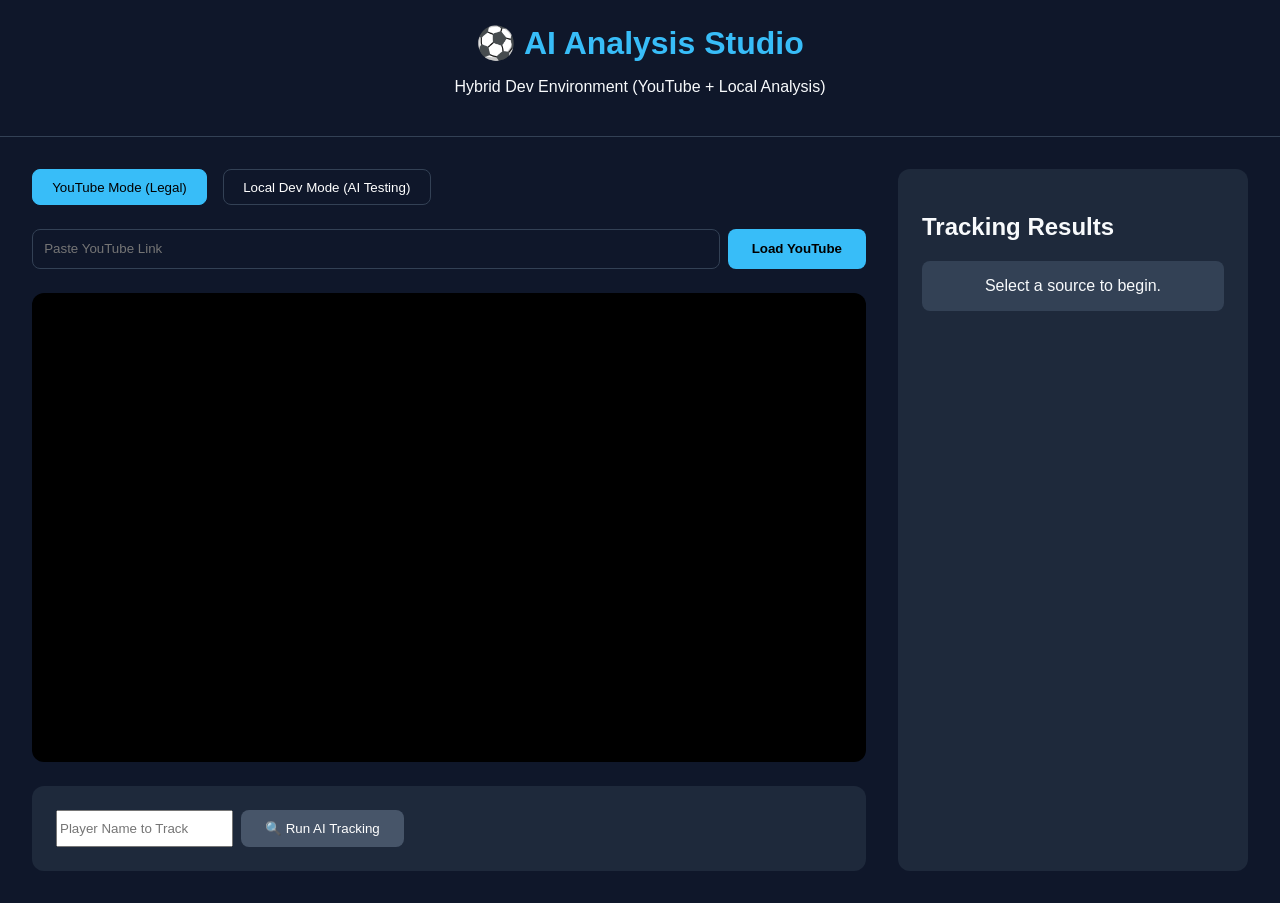
<file: highlights-pro/index.html>
<!DOCTYPE html>
<html lang="en">
<head>
    <meta charset="UTF-8">
    <meta name="viewport" content="width=device-width, initial-scale=1.0">
    <title>Football AI Dev Studio</title>
    <link rel="stylesheet" href="style.css">
</head>
<body>
    <header>
        <div class="logo">⚽ AI Analysis Studio</div>
        <p>Hybrid Dev Environment (YouTube + Local Analysis)</p>
    </header>

    <main class="container">
        <section class="video-section">
            <!-- Source Selector -->
            <div class="source-selector">
                <button id="mode-yt" class="tab-btn active">YouTube Mode (Legal)</button>
                <button id="mode-local" class="tab-btn">Local Dev Mode (AI Testing)</button>
            </div>

            <!-- YouTube Input -->
            <div id="yt-input-area" class="input-group">
                <input type="text" id="youtube-url" placeholder="Paste YouTube Link">
                <button id="load-yt-btn" class="primary-btn">Load YouTube</button>
            </div>

            <!-- Local File Input (Hidden by default) -->
            <div id="local-input-area" class="input-group" style="display: none;">
                <input type="file" id="local-file" accept="video/*">
                <p><small>Use local files to test real frame-by-frame AI analysis.</small></p>
            </div>
            
            <div class="video-container">
                <!-- YouTube Player -->
                <div id="player"></div>
                <!-- Local Video Player (HTML5) -->
                <video id="local-video" style="display: none;" controls></video>
                
                <!-- AI Overlay Canvas (This is where we draw tracking boxes) -->
                <canvas id="ai-canvas"></canvas>
            </div>
            
            <div class="controls-card">
                <div class="player-select">
                    <input type="text" id="target-player" placeholder="Player Name to Track">
                    <button id="scan-btn" class="secondary-btn">🔍 Run AI Tracking</button>
                </div>
            </div>
        </section>

        <aside class="analysis-panel">
            <h2>Tracking Results</h2>
            <div id="analysis-status" class="status-box">Select a source to begin.</div>
            <div id="highlight-list" class="highlight-list"></div>
        </aside>
    </main>

    <script src="https://www.youtube.com/iframe_api"></script>
    <script src="main.js"></script>
</body>
</html>
</file>
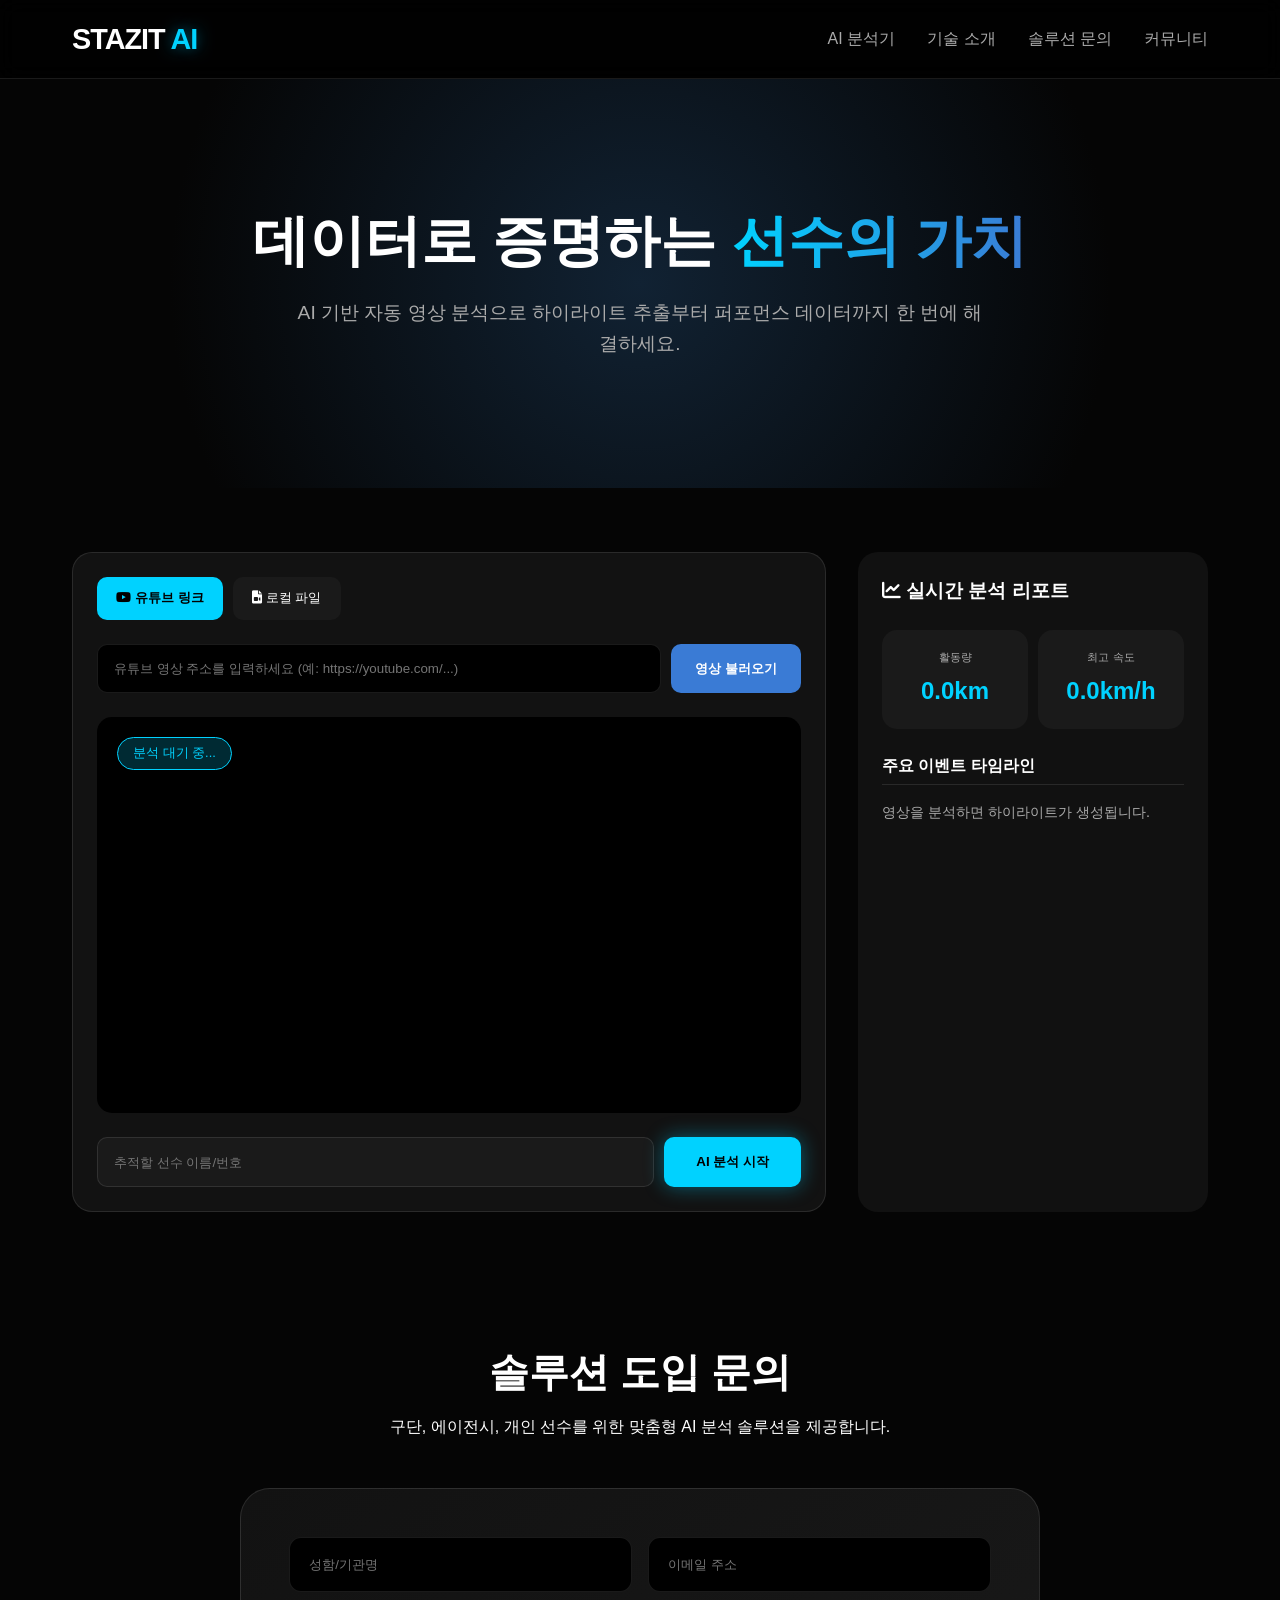
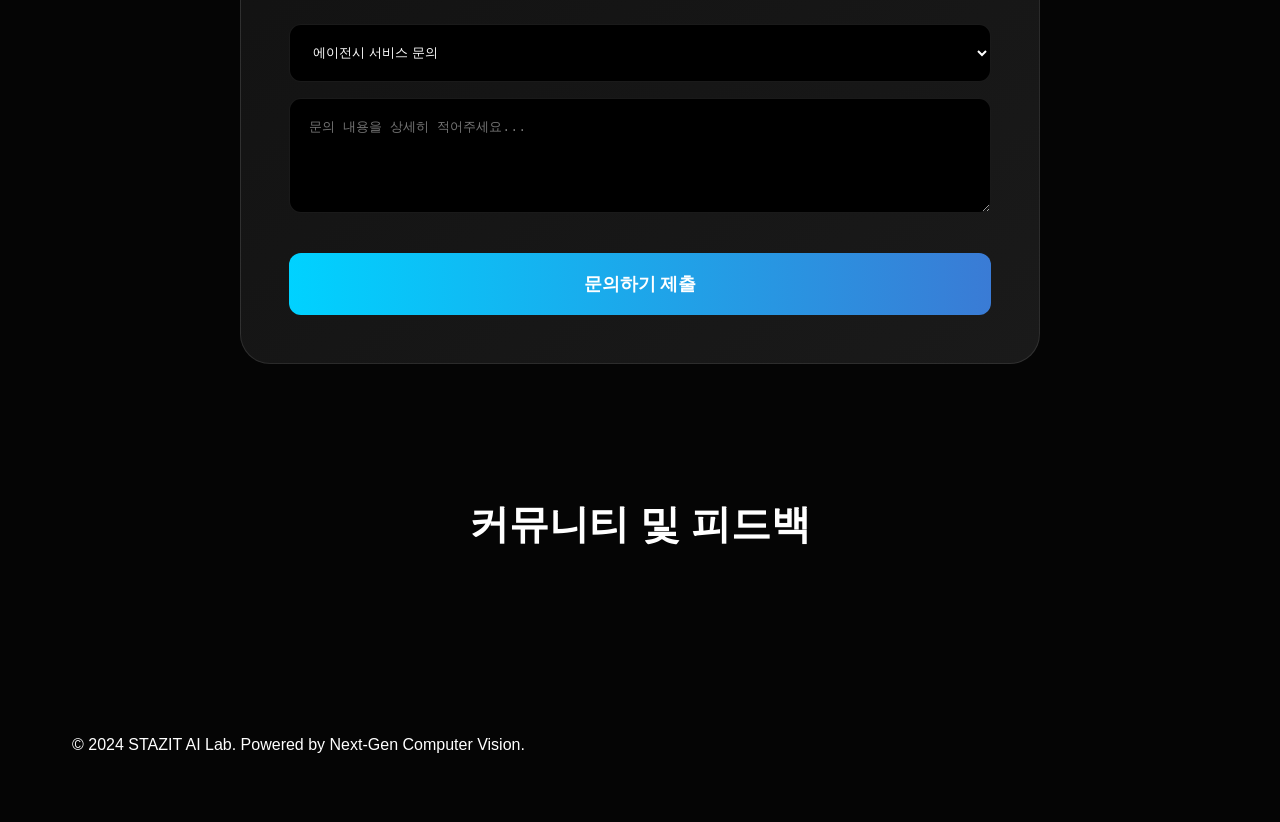
<file: stazit-ai-analysis/index.html>
<!DOCTYPE html>
<html lang="ko">
<head>
    <meta charset="UTF-8">
    <meta name="viewport" content="width=device-width, initial-scale=1.0">
    <title>STAZIT AI | 축구 영상 자동 분석 플랫폼</title>
    <link rel="stylesheet" href="style.css">
    <link rel="stylesheet" href="https://cdnjs.cloudflare.com/ajax/libs/font-awesome/6.0.0/css/all.min.css">
</head>
<body class="dark-theme">
    <header>
        <div class="nav-container">
            <div class="logo">STAZIT <span>AI</span></div>
            <nav>
                <ul>
                    <li><a href="#analyzer">AI 분석기</a></li>
                    <li><a href="#features">기술 소개</a></li>
                    <li><a href="#inquiry">솔루션 문의</a></li>
                    <li><a href="#comments">커뮤니티</a></li>
                </ul>
            </nav>
        </div>
    </header>

    <main>
        <!-- Hero Section -->
        <section id="hero">
            <h1>데이터로 증명하는 <span>선수의 가치</span></h1>
            <p>AI 기반 자동 영상 분석으로 하이라이트 추출부터 퍼포먼스 데이터까지 한 번에 해결하세요.</p>
        </section>

        <!-- AI Analyzer Section -->
        <section id="analyzer" class="container">
            <div class="analyzer-wrapper">
                <div class="video-panel">
                    <div class="source-tabs">
                        <button id="tab-yt" class="active"><i class="fab fa-youtube"></i> 유튜브 링크</button>
                        <button id="tab-local"><i class="fas fa-file-video"></i> 로컬 파일</button>
                    </div>
                    
                    <div class="input-group" id="yt-input">
                        <input type="text" id="yt-url" placeholder="유튜브 영상 주소를 입력하세요 (예: https://youtube.com/...)">
                        <button id="btn-load-yt">영상 불러오기</button>
                    </div>

                    <div class="input-group" id="local-input" style="display: none;">
                        <input type="file" id="video-file" accept="video/*">
                    </div>

                    <div class="screen-container">
                        <div id="player"></div>
                        <video id="local-video" style="display: none;" controls></video>
                        <canvas id="analysis-overlay"></canvas>
                        <div id="status-overlay">분석 대기 중...</div>
                    </div>

                    <div class="analyzer-controls">
                        <input type="text" id="target-name" placeholder="추적할 선수 이름/번호">
                        <button id="btn-analyze" class="pulse-btn">AI 분석 시작</button>
                    </div>
                </div>

                <div class="data-panel">
                    <h3><i class="fas fa-chart-line"></i> 실시간 분석 리포트</h3>
                    <div class="stats-grid">
                        <div class="stat-card">
                            <span class="label">활동량</span>
                            <span class="value" id="stat-distance">0.0km</span>
                        </div>
                        <div class="stat-card">
                            <span class="label">최고 속도</span>
                            <span class="value" id="stat-speed">0.0km/h</span>
                        </div>
                    </div>
                    <div class="event-timeline">
                        <h4>주요 이벤트 타임라인</h4>
                        <div id="event-list" class="list-empty">영상을 분석하면 하이라이트가 생성됩니다.</div>
                    </div>
                </div>
            </div>
        </section>

        <!-- Inquiry Section -->
        <section id="inquiry" class="container">
            <div class="section-header">
                <h2>솔루션 도입 문의</h2>
                <p>구단, 에이전시, 개인 선수를 위한 맞춤형 AI 분석 솔루션을 제공합니다.</p>
            </div>
            <div class="contact-card">
                <form action="https://formspree.io/f/xjgaqjkw" method="POST">
                    <div class="form-row">
                        <input type="text" name="name" placeholder="성함/기관명" required>
                        <input type="email" name="email" placeholder="이메일 주소" required>
                    </div>
                    <select name="type">
                        <option value="agency">에이전시 서비스 문의</option>
                        <option value="club">구단 도입 문의</option>
                        <option value="player">개인 분석 의뢰</option>
                    </select>
                    <textarea name="message" placeholder="문의 내용을 상세히 적어주세요..." rows="5" required></textarea>
                    <button type="submit" class="submit-btn">문의하기 제출</button>
                </form>
            </div>
        </section>

        <!-- Comments Section -->
        <section id="comments" class="container">
            <div class="section-header">
                <h2>커뮤니티 및 피드백</h2>
            </div>
            <div id="disqus_thread"></div>
            <script>
                var disqus_config = function () {
                    this.page.url = window.location.href;
                    this.page.identifier = 'stazit-ai-analysis';
                };
                (function() {
                    var d = document, s = d.createElement('script');
                    s.src = 'https://hytree-hylight-reel.disqus.com/embed.js';
                    s.setAttribute('data-timestamp', +new Date());
                    (d.head || d.body).appendChild(s);
                })();
            </script>
        </section>
    </main>

    <footer>
        <div class="container">
            <p>&copy; 2024 STAZIT AI Lab. Powered by Next-Gen Computer Vision.</p>
        </div>
    </footer>

    <script src="https://www.youtube.com/iframe_api"></script>
    <script src="main.js"></script>
</body>
</html>
</file>
<file: highlights-pro/style.css>
:root {
    --bg-dark: #0f172a;
    --card-bg: #1e293b;
    --accent: #38bdf8;
    --text-main: #f8fafc;
}

body {
    background: var(--bg-dark);
    color: var(--text-main);
    font-family: 'Inter', sans-serif;
    margin: 0; padding: 0;
}

header { text-align: center; padding: 1.5rem; border-bottom: 1px solid #334155; }
.logo { font-size: 2rem; font-weight: 800; color: var(--accent); }

.container {
    display: grid; grid-template-columns: 1fr 350px;
    gap: 2rem; max-width: 1400px;
    margin: 2rem auto; padding: 0 2rem;
}

/* Source Tabs */
.source-selector {
    display: flex; gap: 1rem; margin-bottom: 1.5rem;
}

.tab-btn {
    padding: 0.6rem 1.2rem; border-radius: 8px;
    border: 1px solid #334155; background: transparent;
    color: white; cursor: pointer;
}

.tab-btn.active {
    background: var(--accent); color: #000; border-color: var(--accent);
}

.input-group {
    display: flex; gap: 0.5rem; margin-bottom: 1.5rem;
}

.input-group input {
    flex: 1; background: #0f172a; border: 1px solid #334155;
    color: white; padding: 0.7rem; border-radius: 8px;
}

/* Video & Canvas Overlay */
.video-container {
    position: relative;
    background: #000; border-radius: 12px;
    overflow: hidden; aspect-ratio: 16 / 9;
}

#player, #local-video {
    width: 100%; height: 100%; display: block;
}

#ai-canvas {
    position: absolute;
    top: 0; left: 0;
    width: 100%; height: 100%;
    pointer-events: none; /* Let clicks pass through to video */
}

/* Controls & Panel */
.controls-card {
    background: var(--card-bg); margin-top: 1.5rem;
    padding: 1.5rem; border-radius: 12px;
}

.player-select { display: flex; gap: 0.5rem; }

.primary-btn { background: var(--accent); color: #000; border: none; padding: 0.7rem 1.5rem; border-radius: 8px; font-weight: bold; cursor: pointer; }
.secondary-btn { background: #475569; color: white; border: none; padding: 0.7rem 1.5rem; border-radius: 8px; cursor: pointer; }

.analysis-panel { background: var(--card-bg); border-radius: 12px; padding: 1.5rem; }
.status-box { background: #334155; padding: 1rem; border-radius: 8px; margin-bottom: 1rem; text-align: center; }

.highlight-item {
    background: #0f172a; padding: 1rem; border-radius: 8px;
    margin-bottom: 0.8rem; border-left: 4px solid var(--accent);
}

@media (max-width: 1000px) { .container { grid-template-columns: 1fr; } }
</file>
<file: stazit-ai-analysis/style.css>
:root {
    --bg-black: #050505;
    --card-bg: #121212;
    --accent-blue: #00d2ff;
    --accent-cyan: #3a7bd5;
    --text-primary: #ffffff;
    --text-secondary: #aaaaaa;
    --glass-border: rgba(255, 255, 255, 0.1);
}

* { box-sizing: border-box; margin: 0; padding: 0; }
body {
    background-color: var(--bg-black);
    color: var(--text-primary);
    font-family: 'Pretendard', 'Inter', sans-serif;
    line-height: 1.6;
}

.container { max-width: 1200px; margin: 0 auto; padding: 4rem 2rem; }

header {
    background: rgba(0, 0, 0, 0.8);
    backdrop-filter: blur(10px);
    position: sticky; top: 0; z-index: 1000;
    border-bottom: 1px solid var(--glass-border);
}

.nav-container {
    max-width: 1200px; margin: 0 auto;
    padding: 1rem 2rem;
    display: flex; justify-content: space-between; align-items: center;
}

.logo { font-size: 1.8rem; font-weight: 900; letter-spacing: -1px; }
.logo span { color: var(--accent-blue); text-shadow: 0 0 15px rgba(0, 210, 255, 0.5); }

nav ul { display: flex; list-style: none; gap: 2rem; }
nav a { text-decoration: none; color: var(--text-secondary); font-weight: 500; transition: 0.3s; }
nav a:hover { color: var(--accent-blue); }

/* Hero */
#hero { text-align: center; padding: 8rem 2rem; background: radial-gradient(circle at center, #112233 0%, #050505 70%); }
#hero h1 { font-size: 3.5rem; margin-bottom: 1.5rem; line-height: 1.2; }
#hero h1 span { background: linear-gradient(to right, #00d2ff, #3a7bd5); -webkit-background-clip: text; -webkit-text-fill-color: transparent; }
#hero p { font-size: 1.2rem; color: var(--text-secondary); max-width: 700px; margin: 0 auto; }

/* Analyzer */
.analyzer-wrapper { display: grid; grid-template-columns: 1fr 350px; gap: 2rem; }
.video-panel { background: var(--card-bg); padding: 1.5rem; border-radius: 20px; border: 1px solid var(--glass-border); }

.source-tabs { display: flex; gap: 10px; margin-bottom: 1.5rem; }
.source-tabs button {
    background: #1a1a1a; border: none; color: white; padding: 0.8rem 1.2rem;
    border-radius: 10px; cursor: pointer; transition: 0.3s;
}
.source-tabs button.active { background: var(--accent-blue); color: black; font-weight: bold; }

.input-group { display: flex; gap: 10px; margin-bottom: 1.5rem; }
.input-group input {
    flex: 1; background: #000; border: 1px solid var(--glass-border);
    border-radius: 10px; color: white; padding: 1rem;
}
.input-group button {
    background: var(--accent-cyan); border: none; padding: 0 1.5rem;
    border-radius: 10px; color: white; font-weight: bold; cursor: pointer;
}

.screen-container {
    position: relative; width: 100%; aspect-ratio: 16/9;
    background: #000; border-radius: 15px; overflow: hidden;
}
#player, #local-video { width: 100%; height: 100%; }
#analysis-overlay {
    position: absolute; top: 0; left: 0;
    width: 100%; height: 100%; pointer-events: none;
}
#status-overlay {
    position: absolute; top: 20px; left: 20px;
    background: rgba(0, 210, 255, 0.2); color: var(--accent-blue);
    padding: 5px 15px; border-radius: 20px; font-size: 0.8rem;
    border: 1px solid var(--accent-blue);
}

.analyzer-controls { display: flex; gap: 10px; margin-top: 1.5rem; }
.analyzer-controls input { flex: 1; background: #1a1a1a; border: 1px solid var(--glass-border); border-radius: 10px; padding: 1rem; color: white; }
.pulse-btn {
    background: var(--accent-blue); color: black; border: none;
    padding: 1rem 2rem; border-radius: 10px; font-weight: 800; cursor: pointer;
    box-shadow: 0 0 20px rgba(0, 210, 255, 0.4);
}

/* Data Panel */
.data-panel { background: #111; padding: 1.5rem; border-radius: 20px; }
.stats-grid { display: grid; grid-template-columns: 1fr 1fr; gap: 10px; margin: 1.5rem 0; }
.stat-card { background: #1a1a1a; padding: 1.2rem; border-radius: 15px; text-align: center; }
.stat-card .label { display: block; font-size: 0.7rem; color: var(--text-secondary); margin-bottom: 5px; }
.stat-card .value { font-size: 1.5rem; font-weight: 800; color: var(--accent-blue); }

.event-timeline h4 { margin-bottom: 1rem; border-bottom: 1px solid var(--glass-border); padding-bottom: 5px; }
#event-list { font-size: 0.9rem; color: var(--text-secondary); }

/* Inquiry Section */
.section-header { text-align: center; margin-bottom: 3rem; }
.section-header h2 { font-size: 2.5rem; margin-bottom: 10px; }
.contact-card {
    background: linear-gradient(145deg, #121212, #1a1a1a);
    padding: 3rem; border-radius: 30px; border: 1px solid var(--glass-border);
    max-width: 800px; margin: 0 auto;
}
.form-row { display: grid; grid-template-columns: 1fr 1fr; gap: 1rem; margin-bottom: 1rem; }
form input, form select, form textarea {
    width: 100%; background: #000; border: 1px solid var(--glass-border);
    border-radius: 12px; padding: 1.2rem; color: white; margin-bottom: 1rem;
}
.submit-btn {
    width: 100%; background: linear-gradient(to right, #00d2ff, #3a7bd5);
    color: white; border: none; padding: 1.2rem; border-radius: 12px;
    font-size: 1.1rem; font-weight: bold; cursor: pointer; margin-top: 1rem;
}

@media (max-width: 1000px) {
    .analyzer-wrapper { grid-template-columns: 1fr; }
}
</file>
